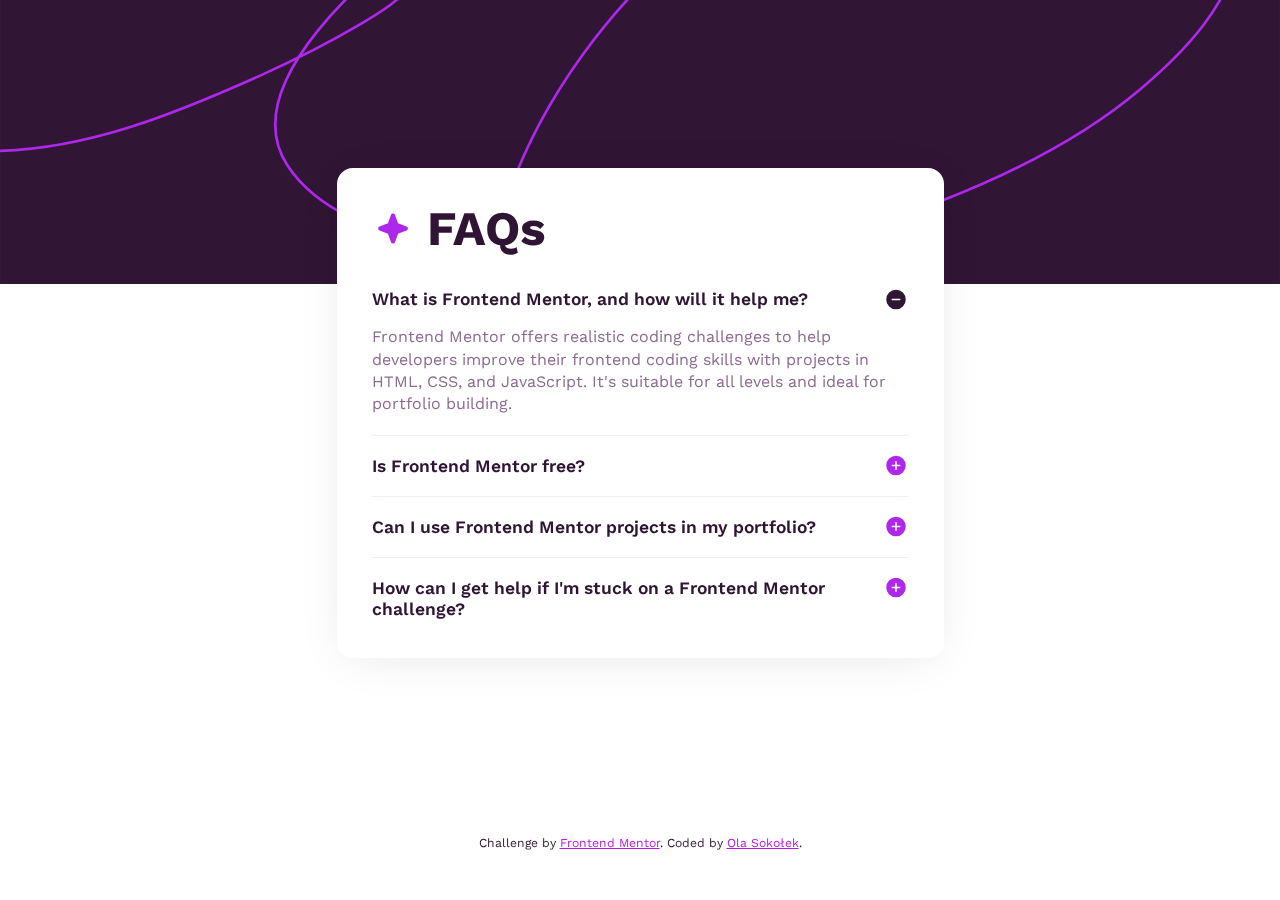
<file: faq-accordion/index.html>
<!DOCTYPE html>
<html lang="en">
<head>
  <meta charset="UTF-8">
  <meta name="viewport" content="width=device-width, initial-scale=1.0"> <!-- displays site properly based on user's device -->

  <link rel="icon" type="image/png" sizes="32x32" href="./assets/images/favicon-32x32.png">
  <link rel="stylesheet" href="styles/main.css">
  <script src="scripts/index.js" defer></script>
  <title>Frontend Mentor | FAQ accordion</title>

</head>
<body>

  <main>
  <img src="./assets/images/background-pattern-desktop.svg" alt="Background Image" class="background-image">
    <article class="faq-container">
      <header class="main-header">
        <img src="./assets/images/icon-star.svg" alt="Violet star icon"><h1>FAQs</h1>
      </header>
      <section class="faq-section">
        <header tabindex="0">
          <h2>What is Frontend Mentor, and how will it help me?</h2>
          <img src="./assets/images/icon-minus.svg" alt="a toggle button" class="toggle_answer" id="q1">
        </header>
        <p class="answer visible">
          Frontend Mentor offers realistic coding challenges to help developers improve their
          frontend coding skills with projects in HTML, CSS, and JavaScript. It's suitable for
          all levels and ideal for portfolio building.
        </p>
      </section>
      <hr class="separator">
      <section class="faq-section">
        <header tabindex="0">
          <h2>Is Frontend Mentor free?</h2>
          <img src="./assets/images/icon-plus.svg" alt="a toggle button" class="toggle_answer">
        </header>
        <p class="answer">Yes, Frontend Mentor offers both free and premium coding challenges, with the free
          option providing access to a range of projects suitable for all skill levels.
        </p>
      </section>
      <hr class="separator">
      <section class="faq-section">
        <header tabindex="0">
          <h2>Can I use Frontend Mentor projects in my portfolio?</h2>
          <img src="./assets/images/icon-plus.svg" alt="a toggle button" class="toggle_answer">
        </header>
        <p class="answer">Yes, you can use projects completed on Frontend Mentor in your portfolio.
          It's an excellent way to showcase your skills to potential employers!
        </p>
      </section>
      <hr class="separator">
      <section class="faq-section">
        <header tabindex="0">
          <h2>How can I get help if I'm stuck on a Frontend Mentor challenge?</h2>
          <img src="./assets/images/icon-plus.svg" alt="a toggle button" class="toggle_answer" id="q5">
        </header>
        <p class="answer">
          The best place to get help is inside Frontend Mentor's Discord community. There's a help
          channel where you can ask questions and seek support from other community members.
        </p>
      </section>

    </article>
    
  </main>
  <footer class="attribution">
    Challenge by <a href="https://www.frontendmentor.io?ref=challenge" target="_blank" rel="noopener noreferrer">Frontend Mentor</a>. 
    Coded by <a href="https://www.linkedin.com/in/olasokolek/" target="_blank" rel="noopener noreferrer">Ola Sokołek</a>.
  </footer>
</body>
</html>
</file>
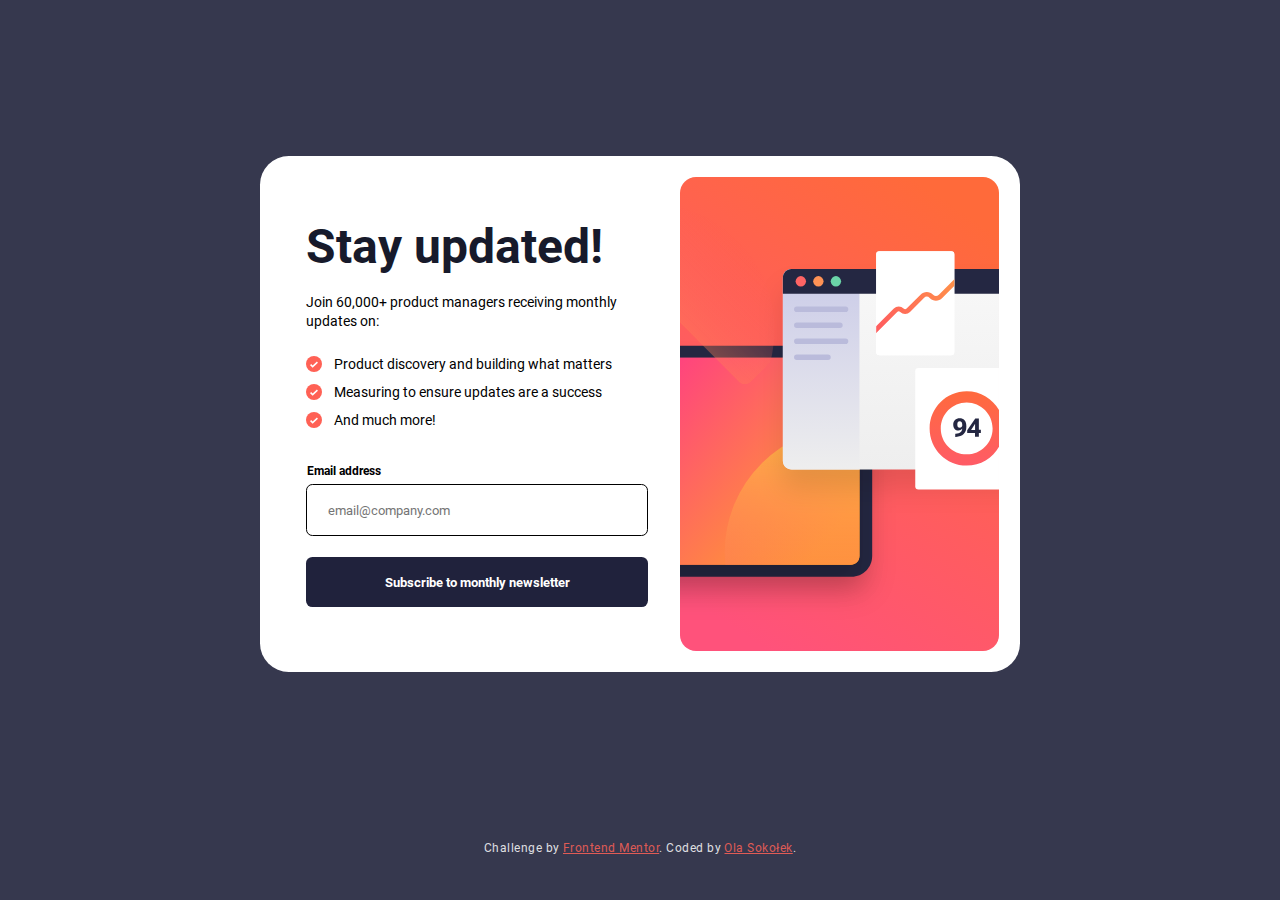
<file: newsletter-sign-up-with-success-message/index.html>
<!DOCTYPE html>
<html lang="en">
<head>
  <meta charset="UTF-8">
  <meta name="viewport" content="width=device-width, initial-scale=1.0"> <!-- displays site properly based on user's device -->

  <link rel="icon" type="image/png" sizes="32x32" href="./assets/images/favicon-32x32.png">
  <link rel="stylesheet" href="styles/main.css">
  <script src="scripts/index.js" defer></script>
  <title>Frontend Mentor | Newsletter sign-up form with success message</title>
</head>
<body>
  <main>
    <article>
      <div class="newsletter-form">
        <header>
          <h1>Stay updated!</h1>
        </header>
        <p>Join 60,000+ product managers receiving monthly updates on:</p>
        <ul>
          <li>Product discovery and building what matters</li>
          <li>Measuring to ensure updates are a success</li>
          <li>And much more!</li>
        </ul>
        <form>
          <label for="subscribers-email">Email address</label>
          <input type="email" name="email" id="subscribers-email" placeholder="email@company.com" required minlength=6 maxlength=320 autocomplete="email" autofocus pattern="^[^\s@]+@[^\s@]+\.[^\s@]+$">
          <input type="submit" value="Subscribe to monthly newsletter">
        </form>
      </div>
      <div class="decorative-illustration">
        <img src="assets/images/illustration-sign-up-desktop.svg" alt="abstract illustration presenting an ipad in the front perspective and a window of an application floating in a layer closer to the viewer, floating even closer there is a stat: a number inside a pie chart with number 94, another floating element is a time series chart">
      </div>
    </article>
    <aside class="confirmation-message">
      <div>
        <header>
          <img src="./assets/images/icon-success.svg" alt="checkmark icon">
          <h2>Thanks for subscribing!</h2>
          <p>A confirmation email has been sent to <span id="email-subscribed">lorem@company.io</span>.
            Please open it and click the button inside to confirm your subscription.
          </p>
        </header>
        <button class="dismiss-confirmation-message">Dismiss message</button>
      </div>
    </aside>
  </main>
  <footer class="attribution">
    Challenge by <a href="https://www.frontendmentor.io?ref=challenge" target="_blank">Frontend Mentor</a>.
    <address>Coded by <a href="https://www.linkedin.com/in/olasokolek/" rel="author">Ola Sokołek</a>.</address>
  </footer>
</body>
</html>
</file>
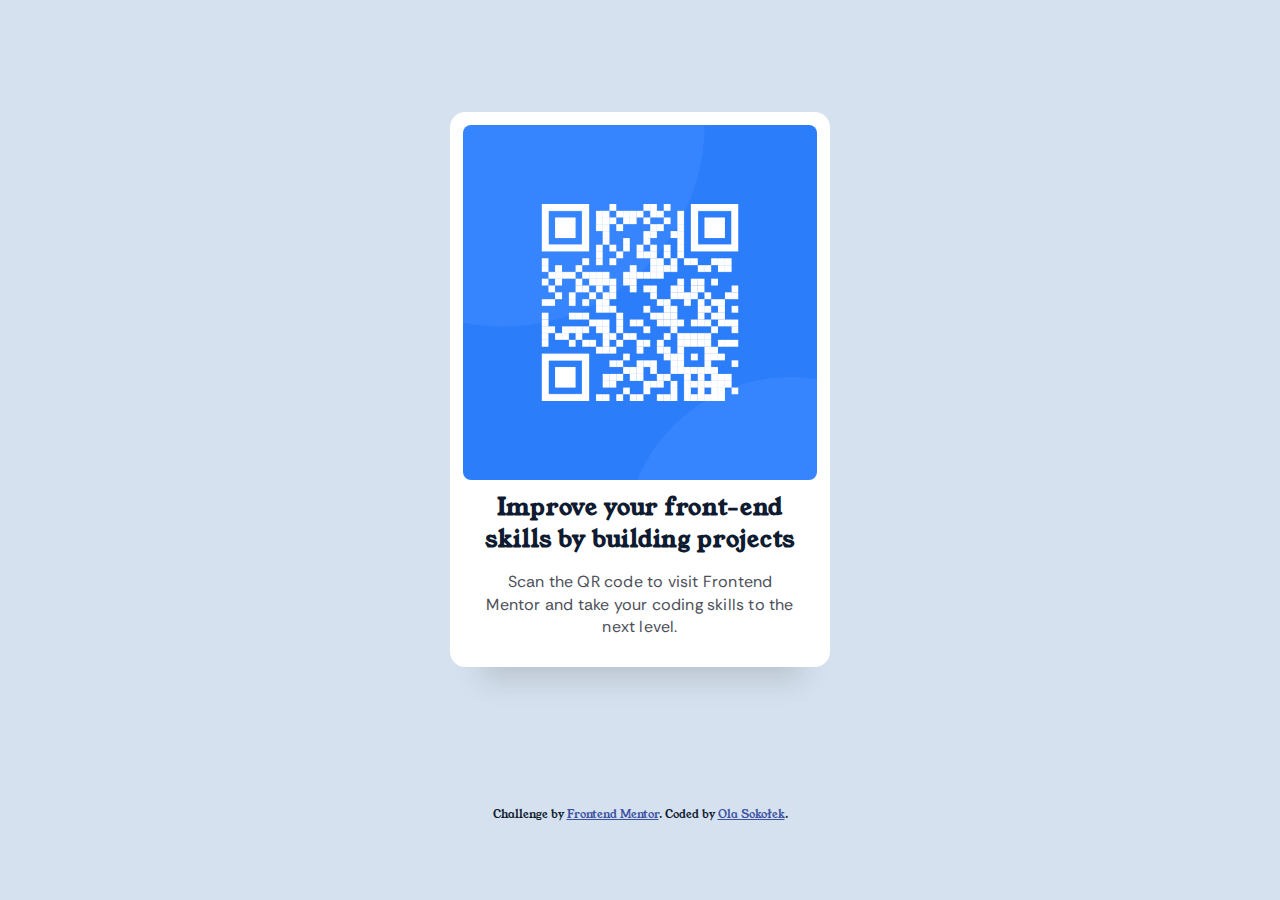
<file: qr-code-component/index.html>
<!DOCTYPE html>
<html lang="en">
<head>
  <meta charset="UTF-8">
  <meta name="viewport" content="width=device-width, initial-scale=1.0"> <!-- displays site properly based on user's device -->
  <link rel="stylesheet" href="styles/main.css">
  <link rel="icon" type="image/png" sizes="32x32" href="./images/favicon-32x32.png">
  <link rel="preconnect" href="https://fonts.googleapis.com">
  <link rel="preconnect" href="https://fonts.gstatic.com" crossorigin>
  <link href="https://fonts.googleapis.com/css2?family=Rethink+Sans&family=Young+Serif&display=swap" rel="stylesheet">

  <title>Frontend Mentor | QR code component</title>

</head>
<body>
  <section class="qr-code-card">
    <article class="card">
      <img src="images/image-qr-code.png" alt="QR code to visit the frontendmentor.io website">
      <h1>Improve your front-end skills by building projects</h1>

      <p>Scan the QR code to visit Frontend Mentor and take your coding skills to the next level.</p>
    </article>
  </section>
  <footer class="attribution">
    Challenge by <a href="https://www.frontendmentor.io?ref=challenge" target="_blank">Frontend Mentor</a>. 
    Coded by <a href="https://www.linkedin.com/in/olasokolek/">Ola Sokołek</a>.
  </footer>
</body>
</html>
</file>
<file: faq-accordion/styles/main.css>
@font-face {
  font-family: "Work Sans";
  src: url("../assets/fonts/static/WorkSans-Regular.ttf") format("truetype");
  font-weight: normal;
  font-style: normal;
}
@font-face {
  font-family: "Work Sans";
  src: url("../assets/fonts/static/WorkSans-SemiBold.ttf") format("truetype");
  font-weight: 600;
  font-style: normal;
}
@font-face {
  font-family: "Work Sans";
  src: url("../assets/fonts/static/WorkSans-Bold.ttf") format("truetype");
  font-weight: bold;
  font-style: normal;
}

@media only screen and (min-width: 701px) {
  img.background-image {
    content: url("../assets/images/background-pattern-desktop.svg");
  }
  article.faq-container {
    padding: 2rem 2.2rem;
    margin-top: 0.5rem;
    margin-bottom: 0.65rem;
  }
}
@media only screen and (max-width: 700px) {
  /*body {*/
  /*  background-image: url("../assets/images/background-pattern-mobile.svg");*/
  /*}*/
  img.background-image {
    content: url("../assets/images/background-pattern-mobile.svg");
  }
  article.faq-container {
    margin: 0.5rem 1% 0.65rem;
    padding: 2.5svw;
  }
}
* {
  margin: 0; /* Resetting default margin & padding on all elements */
  padding: 0;
  box-sizing: border-box;
}
body {
  color: hsl(292, 42%, 14%);
  text-align: left;
  font-family: "Work Sans", sans-serif;
}
img.background-image {
  position: fixed;
  top: 0;
  left: 0;
  width: 100%;
  height: auto;
  z-index: -1; /* Place the image behind other content */
}
main {
  display: flex;
  flex-direction: column;
  flex-wrap: nowrap;

  align-items: center;
  justify-content: center;
  min-height: 92svh;
}
article.faq-container {
  max-width: 607px;
  min-width: 230px;

  background-color: hsl(0, 0%, 100%);
  border-radius: 1rem;
  box-shadow: hsla(277, 84%, 10%, 0.13) 0 6px 50px -13px;
}
.faq-container > header.main-header {
  display: flex;
  padding-bottom: 1.5rem;
}
.faq-container > header.main-header img {
  max-width: 2.16rem;
  margin: 0 1.05rem 0 0.25rem;
}
.faq-container > header.main-header h1 {
  font-size: 3rem;
  font-weight: 700;
}
section.faq-section > header {
  cursor: pointer;
  padding-top: 0.4rem;
  padding-bottom: 0.4rem;

  display: flex;
  justify-content: space-between;
  align-items: flex-start;
}
section.faq-section > header:hover {
  filter: brightness(118%) drop-shadow(0 0 0.25rem hsla(304, 100%, 94%, 0.4));
  color: hsl(285, 75%, 52%);
}
section.faq-section > header:focus {
  color: hsl(285, 91%, 61%);
  outline: none;
}
section.faq-section > header h2 {
  padding-top: 0.15rem;

  font-size: 1.09rem;
  font-weight: 600;
  line-height: 1.2;
}

section.faq-section > header img.toggle_answer {
  max-width: 1.5rem;
  margin-left: 0.37rem;
}

section.faq-section p.answer {
  padding-top: 0;
  padding-bottom: 0;

  height: 0;
  overflow: hidden;

  font-size: 1rem;
  font-weight: 400;
  line-height: 1.4;
  color: hsla(0, 0%, 100%, 0);
}

section.faq-section p.answer.visible {
  padding-top: 0.5rem;
  padding-bottom: 0.5rem;

  height: auto;
  transition: all 0.5s ease-in-out;

  color: hsl(292, 16%, 49%);
}

hr.separator {
  background-color: hsl(300, 25%, 94%);
  border: none;
  height: 1px;
  margin: 0.7rem 0;
  width: 100%;
}
.attribution { 
  font-size: 0.76rem;
  mix-blend-mode: plus-lighter;
  text-align: center; 

  padding: 0.5rem 0 0.8rem;
}
.attribution a { 
  color: hsl(286, 80%, 50%);
}
.attribution a:focus {
  filter: brightness(120%) drop-shadow(0 0 0.24rem hsl(301, 93%, 88%));
  outline: none;
  font-weight: bolder;
}
</file>
<file: newsletter-sign-up-with-success-message/styles/main.css>
@font-face {
    font-family: "Roboto";
    src: url("../assets/fonts/Roboto-Regular.ttf") format("truetype");
    font-weight: normal;
    font-style: normal;
}
@font-face {
    font-family: "Roboto";
    src: url("../assets/fonts/Roboto-Bold.ttf") format("truetype");
    font-weight: 700;
    font-style: normal;
}
* {
    padding: 0;
    margin: 0;
    box-sizing: border-box;
    font-family: "Roboto", sans-serif;
}
body {
    background-color: hsl(235, 18%, 26%);
    font-size: 0.9rem;
}
main {
    --form-background: hsl(0, 0%, 100%);
    min-height: 92svh;

    display: flex;
    justify-content: center;
    align-items: center;
    @media  only screen and (max-width: 700px) {
        background-color: var(--form-background);
    }
}
header > h1, aside header > h2 {
    @media only screen and (max-width: 700px) {
        font-size: 2.4rem;
    }
    @media only screen and (min-width: 701px) {
        font-size: xxx-large;
    }
    color: hsl(231, 31%, 13%);
    line-height: 1.1;
    padding-bottom: 0.6rem;
}
p {
    padding: 0.7rem 0;
    line-height: 1.3;
}
article {
    --article-width: 760px;
    max-width: var(--article-width);

    display: flex;

    background-color: var(--form-background);


    @media only screen and (max-width: 700px) {
        flex-direction: column-reverse;
        justify-content: flex-end;
        gap: 0;
    }
    @media only screen and (min-width: 701px) {
        flex-direction: row;
        justify-content: space-between;
        gap: 2rem;

        margin: 0.6rem 0.2rem;
        padding: 1.3rem 1.3rem 1.3rem 2.9rem;
        border-radius: 1.8rem;
    }
}
article > div.newsletter-form {
    @media only screen and (max-width: 700px) {
        margin: auto;
        flex-grow: 1;
        padding: 2rem 1.3rem 3rem;
        display: flex;
        flex-direction: column;
        justify-content: center;
    }
    @media only screen and (min-width: 701px) {
        padding: 2rem 0;
        align-self: center;
    }

}
article > div.decorative-illustration {
    @media only screen and (max-width: 700px) {
        width: 100%;
        max-height: fit-content;
        border-radius: 0 0 1rem 1rem;
    }
    @media only screen and (min-width: 701px) {
        min-height: 100%;
        max-width: 47%;
        flex-grow: 1;
        flex-shrink: 1.7;
        align-self: stretch;

        border-radius: 1rem;
    }
    overflow: hidden;
}
article > div.decorative-illustration img {
    display: block;
    width: 100%;
    height: 100%;
    object-fit: cover;

    @media only screen and (max-width: 700px) {
        content: url("../assets/images/illustration-sign-up-mobile.svg");
    }
}
article ul {
    list-style-type: none;
    padding: 0.8rem 0 1.4rem;
}
article ul > li {
    display: flex;
    align-items: flex-start;
    justify-content: flex-start;
    column-gap: 0.7rem;

    padding-bottom: 0.7rem;
}
article ul > li::before {
    margin: 0;
    align-self: flex-start;
    flex-shrink: 0;
    content: "";
    display: block;
    width: 1rem;
    height: 1rem;
    background: url("../assets/images/icon-list.svg") no-repeat;
    background-size: 100% 100%;
}

article form label {
    font-size: 0.75rem;
    font-weight: bold;
    padding-left: 1px;
}
article form input, button.dismiss-confirmation-message {
    display: block;

    width: 100%;
    padding: 1.1rem 1.3rem;
    margin: 0.3rem 0 1.3rem;

    border: 1px solid #ccc;
    border-radius: 0.4rem;
}
article form input:focus {
    border: 1px solid black;
    outline: none;
}
article form input[type="submit"], button.dismiss-confirmation-message {
    text-align: center;
    background-color: hsl(236, 30%, 18%);
    color: hsl(0, 0%, 100%);
    border: none;
    font-size: 0.8rem;
    font-weight: bold;
    margin: 0;
    cursor: pointer;
    transition: box-shadow 250ms ease, background 400ms ease;
}
article form input[type="submit"]:focus, button.dismiss-confirmation-message:focus {
    background-image: linear-gradient(
            110deg,
            hsl(346, 100%, 65%) 0%,
            hsl(0deg 100% 64%) 53%,
            hsl(15, 98%, 60%) 100%
    );
    box-shadow: hsla(11, 100%, 62%, 0.66) 0 0.9rem 1.8rem;
    outline: 1px grey solid;
}
article form input[type="submit"]:hover, button.dismiss-confirmation-message:hover {
    background-image: linear-gradient(
            110deg,
            hsl(346, 100%, 65%) 0%,
            hsl(0deg 100% 64%) 53%,
            hsl(15, 98%, 60%) 100%
    );
    box-shadow: hsla(11, 100%, 62%, 0.66) 0 0.9rem 1.8rem;
    outline: none;
}
article form input[type="submit"]:disabled {
    filter: grayscale(10%);
    box-shadow: none;
    cursor: progress;
}
article form input[type="submit"].inactive-btn {
    background-image: linear-gradient(
            110deg,
            hsl(346, 100%, 65%) 0%,
            hsl(0deg 100% 64%) 53%,
            hsl(15, 98%, 60%) 100%
    );
    filter: grayscale(10%);
    box-shadow: none;
    cursor: progress;
}
aside.confirmation-message {
    display: none;
    position: fixed;
    top: 0;
    left: 0;
    width: 100%;
    height: 100svh;
    z-index: 100;
    @media only screen and (max-width: 700px) {
        background-color: var(--form-background);
    }
    @media only screen and (min-width: 701px) {
        background: hsl(235, 18%, 26%);
    }

}
aside.confirmation-message div {
    padding: 0.5rem calc(25% - 60px) 2rem;
    background: var(--form-background);
    @media only screen and (max-width: 700px) {
        width: auto;
        display: flex;
        flex-direction: column;
        gap: 4vh;
        min-height: 100svh;
    }
    @media only screen and (min-width: 701px) {
        position: relative;
        top: 50%;
        left: 50%;
        transform: translate(-50%, -50%);

        max-width: 475px;
        padding: 2.5rem 3rem;
        border-radius: 1.8rem;
    }
}
aside.confirmation-message div header {
    flex-grow: 1;
    display: flex;
    flex-direction: column;
    justify-content: center;
}
aside.confirmation-message div header img {
    display: block;
    width: clamp(2.8rem, 13%, 3.2rem);
    margin-bottom: 1.5rem;
}
aside.confirmation-message div button {
    margin: 1.5rem 0 0.6rem;
    flex-grow: 0;
}
aside.confirmation-message span#email-subscribed {
    font-weight: bold;
}
aside.confirmation-message.visible {
    display: block;
}
.attribution {
    color: rgba(255, 255, 255, 0.85);
    font-size: 0.76rem;
    text-align: center;
    letter-spacing: 0.03rem;

    padding: 0.8rem;
}
.attribution a {
    color: hsla(4, 100%, 67%, 0.85);
}
.attribution a:focus {
    outline: none;
    font-weight: bolder;
}
.attribution address {
    font-style: normal;
    display: inline;
    white-space: nowrap;
}
</file>
<file: qr-code-component/styles/main.css>
* {
  margin: 0;
  box-sizing: border-box;
}
body {
  background-color: #D5E1EF;

  color: rgb(15, 27, 49);
  text-align: center;
  font-family: 'Young Serif', serif;
}
section.qr-code-card {
  min-height: 87svh;
  display: flex;
  justify-content: center; /* Center items along the main axis */
  align-items: center; /* Center items along the cross axis */
}
.card { 
  background-color: white;
  --card-width: 380px;
  width: var(--card-width);
  padding: clamp(0.63rem, 1vw, 1rem);
  @media (max-width: 900px) {
    box-shadow: rgba(54, 55, 56, 0.17) 0 33px 22px -22px;
  }
  @media (max-width: 500px) {
    padding: 0 0 1rem;
    box-shadow: rgba(54, 55, 56, 0.17) 0 20px 16px -11px;
  }
  @media (max-width: 300px) {
    width: 100dvw;
  }
  margin: 0.4rem auto 0.6rem;
  border-radius: clamp(0.9rem, 1.2vw, 1.4rem);
  box-shadow: rgba(54, 55, 56, 0.17) 2px 42px 27px -30px;
  letter-spacing: 0.2px;
  line-height: 1.4;
}
.card img { 
  display: block;
  max-width: 100%;
  border-radius: clamp(0.5rem, 0.5vw, 0.9rem);
  margin-bottom: 0.65rem;
}
h1 {
  font-weight: 800;
  font-size: 1.45rem;
  letter-spacing: 0.7px;
  line-height: 1.36;
  margin: 0.8rem 0 16px;
}
.card p {
  padding: 0 1.3rem 0;
  margin-bottom: 1rem;
  font-family: "Rethink Sans", "Inter", sans-serif;
  color: rgb(78, 80, 90);
}
.attribution { 
  font-size: 0.7rem; 
  padding: 1.45rem 0 0.24rem;
}
.attribution a { color: hsl(228, 45%, 44%); }
</file>
